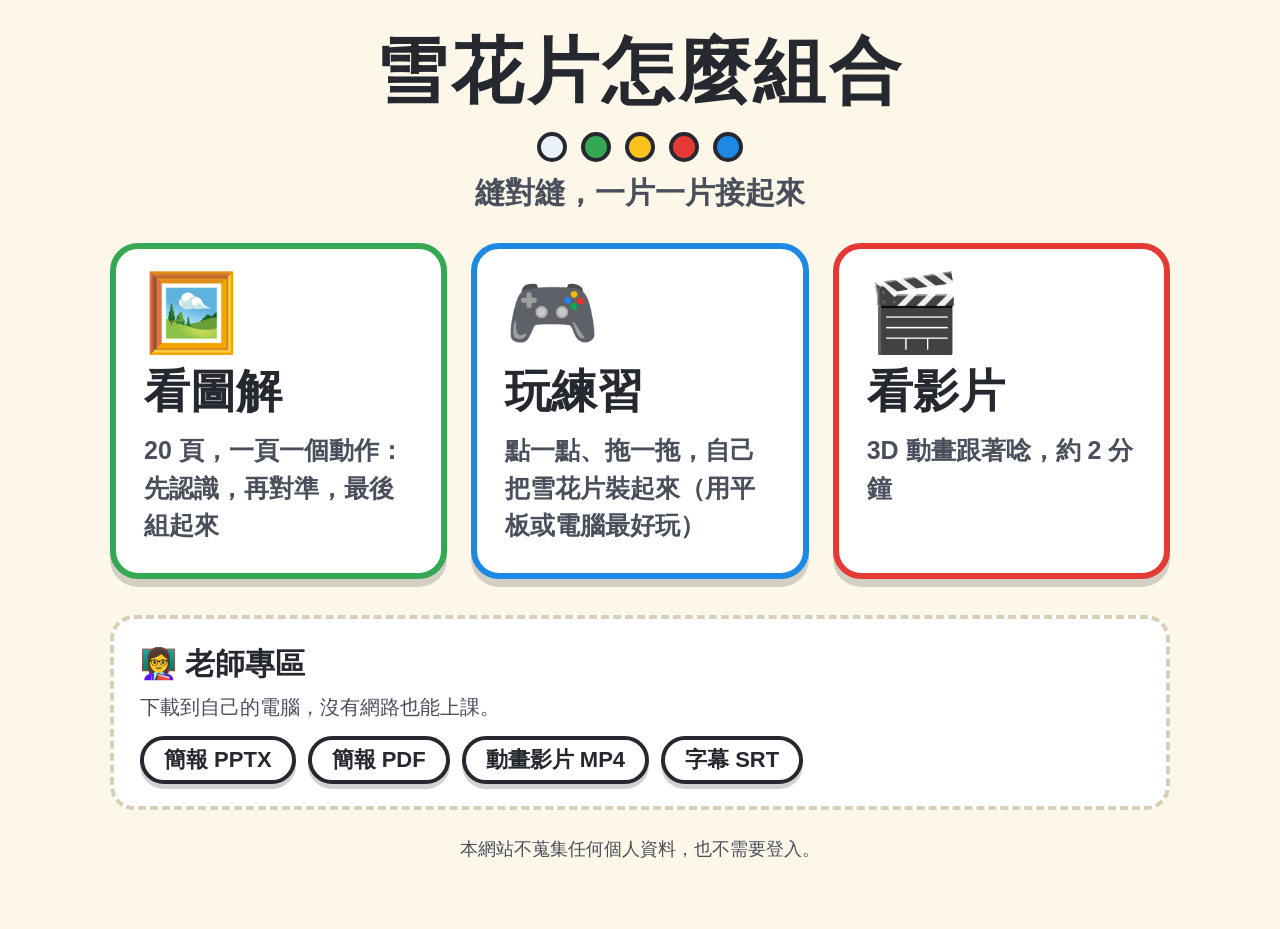
<file: index.html>
<!doctype html>
<html lang="zh-Hant">
<head>
<meta charset="utf-8">
<meta name="viewport" content="width=device-width,initial-scale=1">
<title>雪花片怎麼組合</title>
<link rel="icon" href="data:image/svg+xml,%3Csvg xmlns='http://www.w3.org/2000/svg' viewBox='0 0 100 100'%3E%3Ctext y='.9em' font-size='90'%3E%E2%9D%84%EF%B8%8F%3C/text%3E%3C/svg%3E">
<link rel="stylesheet" href="css/style.css?v=1">
</head>
<body>
<main class="home">
  <h1>雪花片怎麼組合</h1>
  <div class="dots5" aria-hidden="true">
    <i style="background:#eaf1fb"></i><i style="background:var(--green)"></i><i style="background:var(--yellow)"></i><i style="background:var(--red)"></i><i style="background:var(--blue)"></i>
  </div>
  <p class="sub">縫對縫，一片一片接起來</p>
  <div class="cards">
    <a class="card c1" href="guide.html">
      <span class="ico">🖼️</span><span class="ttl">看圖解</span>
      <span class="dsc">20 頁，一頁一個動作：先認識，再對準，最後組起來</span>
    </a>
    <a class="card c2" href="practice.html">
      <span class="ico">🎮</span><span class="ttl">玩練習</span>
      <span class="dsc">點一點、拖一拖，自己把雪花片裝起來（用平板或電腦最好玩）</span>
    </a>
    <a class="card c3" href="video.html">
      <span class="ico">🎬</span><span class="ttl">看影片</span>
      <span class="dsc">3D 動畫跟著唸，約 2 分鐘</span>
    </a>
  </div>
  <section class="teacher">
    <h2>👩‍🏫 老師專區</h2>
    <p>下載到自己的電腦，沒有網路也能上課。</p>
    <div class="row">
      <a class="btn small" href="assets/download/雪花片圖解_簡報.pptx?v=1" download>簡報 PPTX</a>
      <a class="btn small" href="assets/download/雪花片圖解_簡報.pdf?v=1" download>簡報 PDF</a>
      <a class="btn small" href="assets/video/snowflake.mp4?v=1" download>動畫影片 MP4</a>
      <a class="btn small" href="assets/video/snowflake.srt?v=1" download>字幕 SRT</a>
    </div>
  </section>
  <p class="note">本網站不蒐集任何個人資料，也不需要登入。</p>
</main>
</body>
</html>
</file>
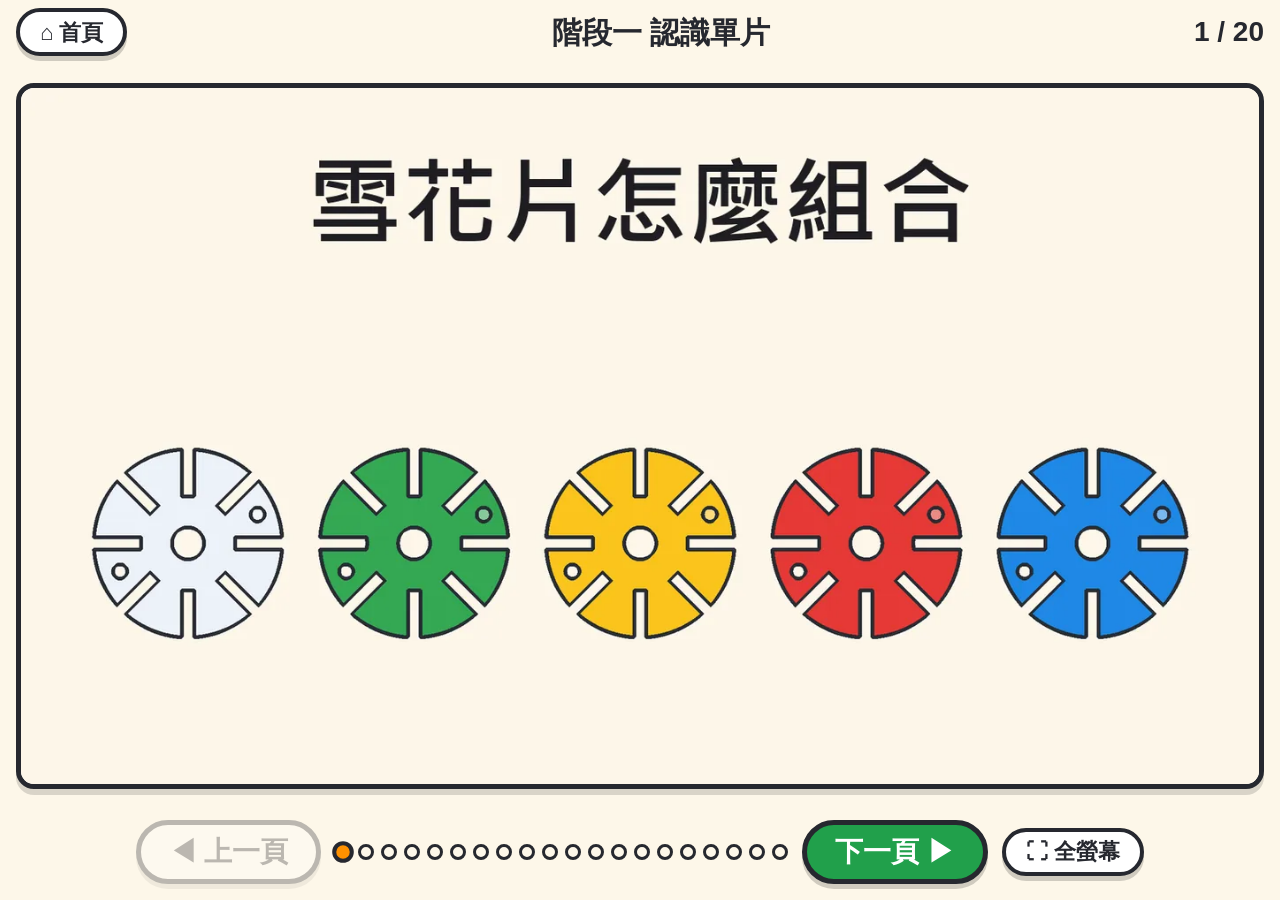
<file: guide.html>
<!doctype html>
<html lang="zh-Hant">
<head>
<meta charset="utf-8">
<meta name="viewport" content="width=device-width,initial-scale=1">
<title>雪花片圖解</title>
<link rel="icon" href="data:image/svg+xml,%3Csvg xmlns='http://www.w3.org/2000/svg' viewBox='0 0 100 100'%3E%3Ctext y='.9em' font-size='90'%3E%E2%9D%84%EF%B8%8F%3C/text%3E%3C/svg%3E">
<link rel="stylesheet" href="css/style.css?v=1">
</head>
<body class="viewer">
<header class="top">
  <a class="btn small" href="./">⌂ 首頁</a>
  <div class="stage-name" id="stage"></div>
  <div class="count" id="count"></div>
</header>
<main class="view"><img id="slide" alt=""></main>
<nav class="bar">
  <button class="btn" id="prev">◀ 上一頁</button>
  <div class="pdots" id="pdots"></div>
  <button class="btn main" id="next">下一頁 ▶</button>
  <button class="btn small" id="full">⛶ 全螢幕</button>
</nav>
<script>
const PAGES = [{"page": "p01", "stage": "階段一 認識單片", "text": "雪花片怎麼組合"}, {"page": "p02", "stage": "階段一 認識單片", "text": "這是雪花片"}, {"page": "p03", "stage": "階段一 認識單片", "text": "中間有一個洞"}, {"page": "p04", "stage": "階段一 認識單片", "text": "邊邊有8條縫"}, {"page": "p05", "stage": "階段一 認識單片", "text": "縫只到一半"}, {"page": "p06", "stage": "階段二 兩片組合", "text": "一片躺 一片站"}, {"page": "p07", "stage": "階段二 兩片組合", "text": "縫對縫"}, {"page": "p08", "stage": "階段二 兩片組合", "text": "慢慢推進去"}, {"page": "p09", "stage": "階段二 兩片組合", "text": "推到底 停住"}, {"page": "p10", "stage": "階段三 三片組合", "text": "再加一片"}, {"page": "p11", "stage": "階段三 三片組合", "text": "找一條空的縫"}, {"page": "p12", "stage": "階段三 三片組合", "text": "三片完成"}, {"page": "p13", "stage": "階段四 顏色與位置", "text": "顏色放哪裡"}, {"page": "p14", "stage": "階段四 顏色與位置", "text": "先放白色"}, {"page": "p15", "stage": "階段四 顏色與位置", "text": "綠色 放上面"}, {"page": "p16", "stage": "階段四 顏色與位置", "text": "黃色 放右邊"}, {"page": "p17", "stage": "階段四 顏色與位置", "text": "紅色 放下面"}, {"page": "p18", "stage": "階段四 顏色與位置", "text": "藍色 放左邊"}, {"page": "p19", "stage": "階段四 顏色與位置", "text": "完成了"}, {"page": "p20", "stage": "階段四 顏色與位置", "text": "檢查一下"}];
const V = "1";
const $ = (s) => document.querySelector(s);
const img = $("#slide"), dots = $("#pdots");
const seen = new Set();
let i = 0;

PAGES.forEach((p, n) => {
  const b = document.createElement("button");
  b.setAttribute("aria-label", "第 " + (n + 1) + " 頁");
  b.onclick = () => show(n);
  dots.appendChild(b);
});

function show(n) {
  i = Math.max(0, Math.min(PAGES.length - 1, n));
  const p = PAGES[i];
  img.src = "assets/pages/" + p.page + ".webp?v=" + V;
  img.alt = "第 " + (i + 1) + " 頁：" + p.text;
  $("#stage").textContent = p.stage;
  $("#count").textContent = (i + 1) + " / " + PAGES.length;
  $("#prev").disabled = i === 0;
  $("#next").disabled = i === PAGES.length - 1;
  seen.add(i);
  [...dots.children].forEach((b, k) => {
    b.className = k === i ? "cur" : seen.has(k) ? "seen" : "";
  });
  document.title = "雪花片圖解 第 " + (i + 1) + " 頁";
  try { history.replaceState(null, "", "#" + (i + 1)); } catch (e) {}
  [i + 1, i - 1].forEach((k) => {
    if (PAGES[k]) new Image().src = "assets/pages/" + PAGES[k].page + ".webp?v=" + V;
  });
}

$("#prev").onclick = () => show(i - 1);
$("#next").onclick = () => show(i + 1);
document.addEventListener("keydown", (e) => {
  if (e.key === "ArrowRight" || e.key === "PageDown" || e.key === " ") { e.preventDefault(); show(i + 1); }
  else if (e.key === "ArrowLeft" || e.key === "PageUp") { e.preventDefault(); show(i - 1); }
  else if (e.key === "Home") show(0);
  else if (e.key === "End") show(PAGES.length - 1);
});

let x0 = null;
img.addEventListener("touchstart", (e) => { x0 = e.touches[0].clientX; }, { passive: true });
img.addEventListener("touchend", (e) => {
  if (x0 === null) return;
  const dx = e.changedTouches[0].clientX - x0; x0 = null;
  if (Math.abs(dx) > 50) show(i + (dx < 0 ? 1 : -1));
}, { passive: true });

const fsBtn = $("#full");
function fsOn() { return !!(document.fullscreenElement || document.webkitFullscreenElement); }
function syncFs() {
  document.body.classList.toggle("fs", fsOn());
  fsBtn.textContent = fsOn() ? "⛶ 關閉全螢幕" : "⛶ 全螢幕";
}
fsBtn.onclick = () => {
  const d = document, el = d.documentElement;
  if (fsOn()) { (d.exitFullscreen || d.webkitExitFullscreen).call(d); }
  else if (el.requestFullscreen || el.webkitRequestFullscreen) { (el.requestFullscreen || el.webkitRequestFullscreen).call(el); }
  else { fsBtn.hidden = true; }
};
document.addEventListener("fullscreenchange", syncFs);
document.addEventListener("webkitfullscreenchange", syncFs);

const start = parseInt((location.hash || "").replace("#", ""), 10);
show(Number.isFinite(start) ? start - 1 : 0);
</script>
</body>
</html>
</file>
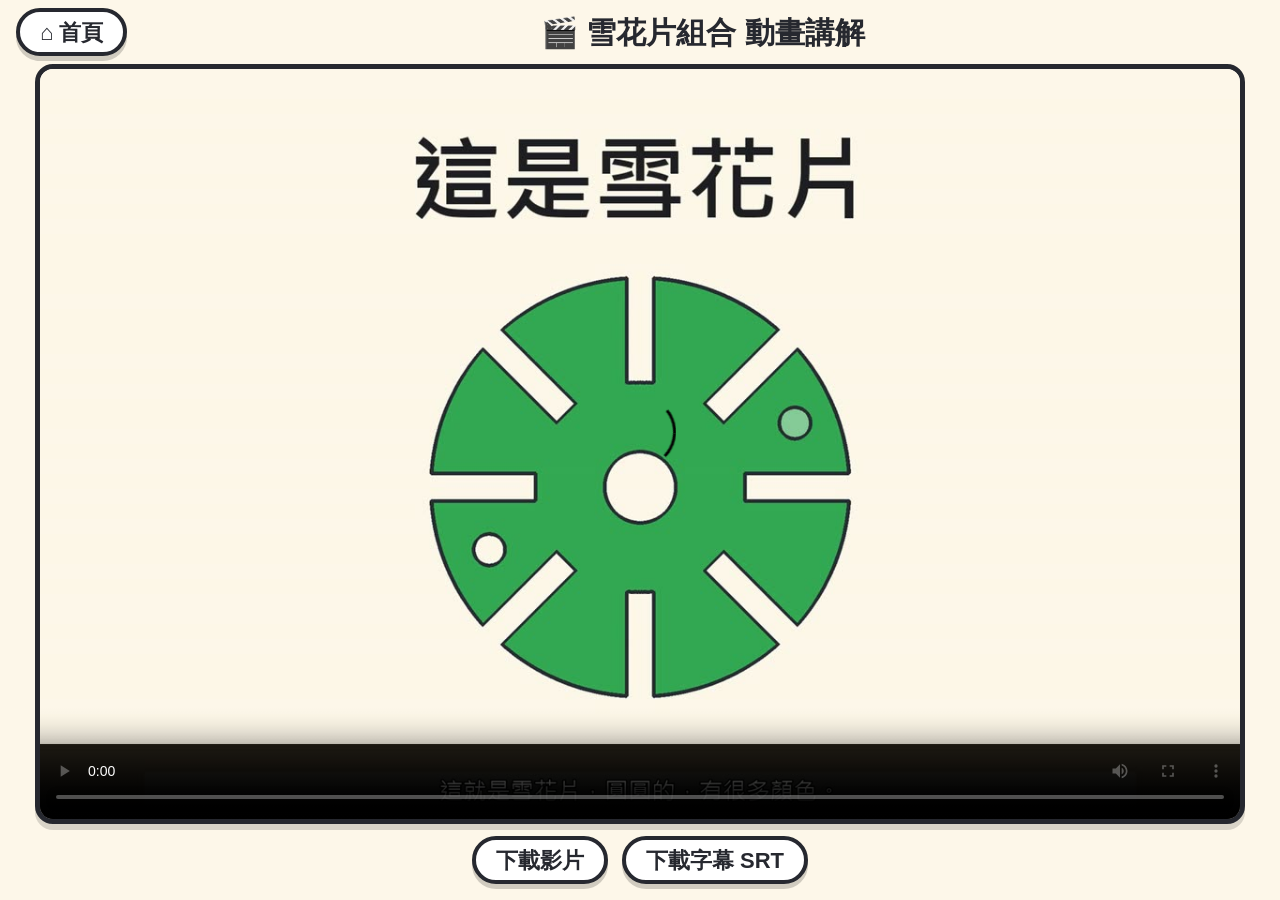
<file: video.html>
<!doctype html>
<html lang="zh-Hant">
<head>
<meta charset="utf-8">
<meta name="viewport" content="width=device-width,initial-scale=1">
<title>雪花片動畫講解</title>
<link rel="icon" href="data:image/svg+xml,%3Csvg xmlns='http://www.w3.org/2000/svg' viewBox='0 0 100 100'%3E%3Ctext y='.9em' font-size='90'%3E%E2%9D%84%EF%B8%8F%3C/text%3E%3C/svg%3E">
<link rel="stylesheet" href="css/style.css?v=1">
</head>
<body class="viewer">
<header class="top">
  <a class="btn small" href="./">⌂ 首頁</a>
  <div class="stage-name">🎬 雪花片組合 動畫講解</div>
</header>
<main class="view">
  <video id="v" controls playsinline preload="metadata" poster="assets/video/snowflake_poster.jpg?v=1">
    <source src="assets/video/snowflake.mp4?v=1" type="video/mp4">
    你的瀏覽器不能播放影片，請改用 Chrome 或 Edge。
  </video>
</main>
<nav class="bar">
  <a class="btn small" href="assets/video/snowflake.mp4?v=1" download>下載影片</a>
  <a class="btn small" href="assets/video/snowflake.srt?v=1" download>下載字幕 SRT</a>
</nav>
</body>
</html>
</file>
<file: css/style.css>
:root{
  --bg:#fdf7e9; --ink:#26282f; --ink2:#4a4f5c; --line:#d9cfb6; --card:#ffffff;
  --green:#34a853; --yellow:#fbc41c; --red:#e53935; --blue:#1e88e5; --ok:#21a04b;
}
*{box-sizing:border-box}
html,body{margin:0;background:var(--bg);color:var(--ink);
  font-family:"Noto Sans TC","Microsoft JhengHei","PingFang TC",sans-serif;
  -webkit-tap-highlight-color:transparent}
body{font-size:22px;line-height:1.5}
a{color:inherit}
.btn{font-family:inherit;display:inline-flex;align-items:center;justify-content:center;gap:.4em;
  min-height:64px;padding:0 28px;border-radius:40px;border:5px solid var(--ink);background:#fff;color:var(--ink);
  font-size:28px;font-weight:900;text-decoration:none;cursor:pointer;box-shadow:0 5px 0 rgba(0,0,0,.18);
  transition:transform .1s,box-shadow .1s}
.btn:active{transform:translateY(4px);box-shadow:0 1px 0 rgba(0,0,0,.18)}
.btn.main{background:var(--ok);color:#fff}
.btn:disabled{opacity:.3;cursor:default}
.btn.small{min-height:48px;font-size:22px;padding:0 20px;border-width:4px}

/* ── 首頁 ── */
.home{max-width:1100px;margin:0 auto;padding:28px 20px 48px}
.home h1{margin:0;text-align:center;font-size:clamp(40px,6vw,72px);font-weight:900;letter-spacing:.05em;line-height:1.2}
.dots5{display:flex;justify-content:center;gap:14px;margin:18px 0 8px}
.dots5 i{width:30px;height:30px;border-radius:50%;border:4px solid var(--ink)}
.home .sub{text-align:center;font-size:clamp(22px,2.6vw,30px);font-weight:700;color:var(--ink2);margin:0 0 28px}
.cards{display:grid;grid-template-columns:repeat(auto-fit,minmax(300px,1fr));gap:24px}
.card{display:flex;flex-direction:column;gap:6px;padding:26px 28px 28px;background:var(--card);
  border:6px solid var(--ink);border-radius:28px;text-decoration:none;box-shadow:0 8px 0 rgba(0,0,0,.16);
  transition:transform .12s,box-shadow .12s}
.card:hover{transform:translateY(-3px)}
.card:active{transform:translateY(6px);box-shadow:0 2px 0 rgba(0,0,0,.16)}
.card .ico{font-size:76px;line-height:1}
.card .ttl{font-size:clamp(34px,4vw,46px);font-weight:900}
.card .dsc{font-size:clamp(20px,2.2vw,25px);font-weight:700;color:var(--ink2)}
.card.c1{border-color:var(--green)} .card.c2{border-color:var(--blue)} .card.c3{border-color:var(--red)}
.teacher{margin-top:36px;padding:22px 26px;background:#fff;border:4px dashed var(--line);border-radius:24px}
.teacher h2{margin:0 0 6px;font-size:30px}
.teacher p{margin:0 0 14px;font-size:20px;color:var(--ink2)}
.teacher .row{display:flex;flex-wrap:wrap;gap:12px}
.note{margin-top:26px;text-align:center;font-size:18px;color:var(--ink2)}

/* ── 圖解檢視器 / 影片：整頁 flex，內容不捲動 ── */
body.viewer{height:100vh;height:100dvh;overflow:hidden;display:flex;flex-direction:column}
.top{flex:0 0 auto;display:flex;align-items:center;gap:14px;padding:8px 16px}
.top .stage-name{flex:1;text-align:center;font-size:clamp(20px,2.6vw,30px);font-weight:900}
.top .count{font-size:clamp(20px,2.4vw,28px);font-weight:900;white-space:nowrap}
.view{flex:1 1 auto;min-height:0;display:flex;align-items:center;justify-content:center;padding:0 16px}
.view img,.view video{max-width:100%;max-height:100%;width:auto;height:auto;object-fit:contain;
  border:5px solid var(--ink);border-radius:18px;background:#fff;box-shadow:0 6px 0 rgba(0,0,0,.14);touch-action:pan-y}
.bar{flex:0 0 auto;display:flex;align-items:center;justify-content:center;gap:14px;padding:12px 16px 16px;flex-wrap:wrap}
.pdots{display:flex;flex-wrap:wrap;gap:7px;justify-content:center;max-width:520px}
.pdots button{width:16px;height:16px;padding:0;border-radius:50%;border:3px solid var(--ink);background:transparent;cursor:pointer}
.pdots button.cur{background:#ff9100;transform:scale(1.35)}
.pdots button.seen{background:var(--ok)}
body.fs .top,body.fs .pdots{display:none}
body.fs .view{padding:6px}
@media (max-width:640px){
  body{font-size:19px}
  .btn{font-size:22px;min-height:56px;padding:0 18px}
  .btn.small{font-size:18px;min-height:44px;padding:0 14px}
  .top{padding:6px 10px;gap:8px}
  .bar{gap:10px}
  .pdots{display:none}
}
@media (max-height:520px){
  .top{padding:3px 12px} .bar{padding:6px 12px 8px}
  .btn{min-height:46px;font-size:20px}
}
</file>
